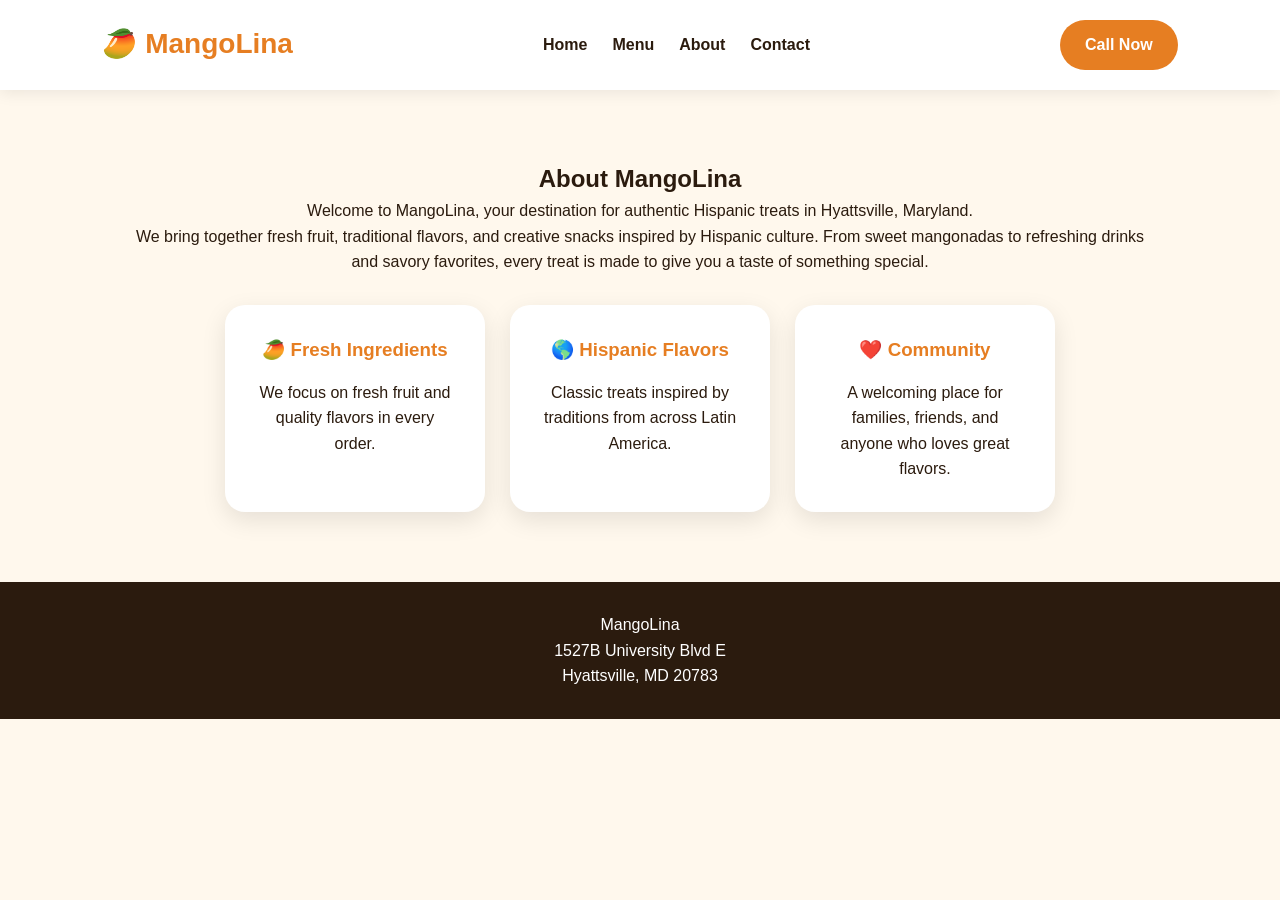
<file: About.html>
<!DOCTYPE html>
<html lang="en">

<head>
  <meta charset="UTF-8">
  <meta name="viewport" content="width=device-width, initial-scale=1.0">

  <title>About MangoLina</title>

  <link rel="stylesheet" href="assets/css/style.css">
</head>


<body>

<header>
  <nav class="navbar">

    <div class="logo">🥭 MangoLina</div>

    <div class="nav-links">
      <a href="index.html">Home</a>
      <a href="menu.html">Menu</a>
      <a href="about.html">About</a>
      <a href="contact.html">Contact</a>
    </div>

    <a class="call-btn" href="tel:+13017557655">
      Call Now
    </a>

  </nav>
</header>



<section>

<h1>About MangoLina</h1>

<p>
Welcome to MangoLina, your destination for authentic Hispanic treats in Hyattsville, Maryland.
</p>

<p>
We bring together fresh fruit, traditional flavors, and creative snacks inspired by Hispanic culture.
From sweet mangonadas to refreshing drinks and savory favorites, every treat is made to give you a taste of something special.
</p>


<div class="cards">

<div class="card">
<h3>🥭 Fresh Ingredients</h3>
<p>
We focus on fresh fruit and quality flavors in every order.
</p>
</div>


<div class="card">
<h3>🌎 Hispanic Flavors</h3>
<p>
Classic treats inspired by traditions from across Latin America.
</p>
</div>


<div class="card">
<h3>❤️ Community</h3>
<p>
A welcoming place for families, friends, and anyone who loves great flavors.
</p>
</div>


</div>

</section>



<footer>

<p>
MangoLina
<br>
1527B University Blvd E
<br>
Hyattsville, MD 20783
</p>

</footer>


</body>

</html>
</file>
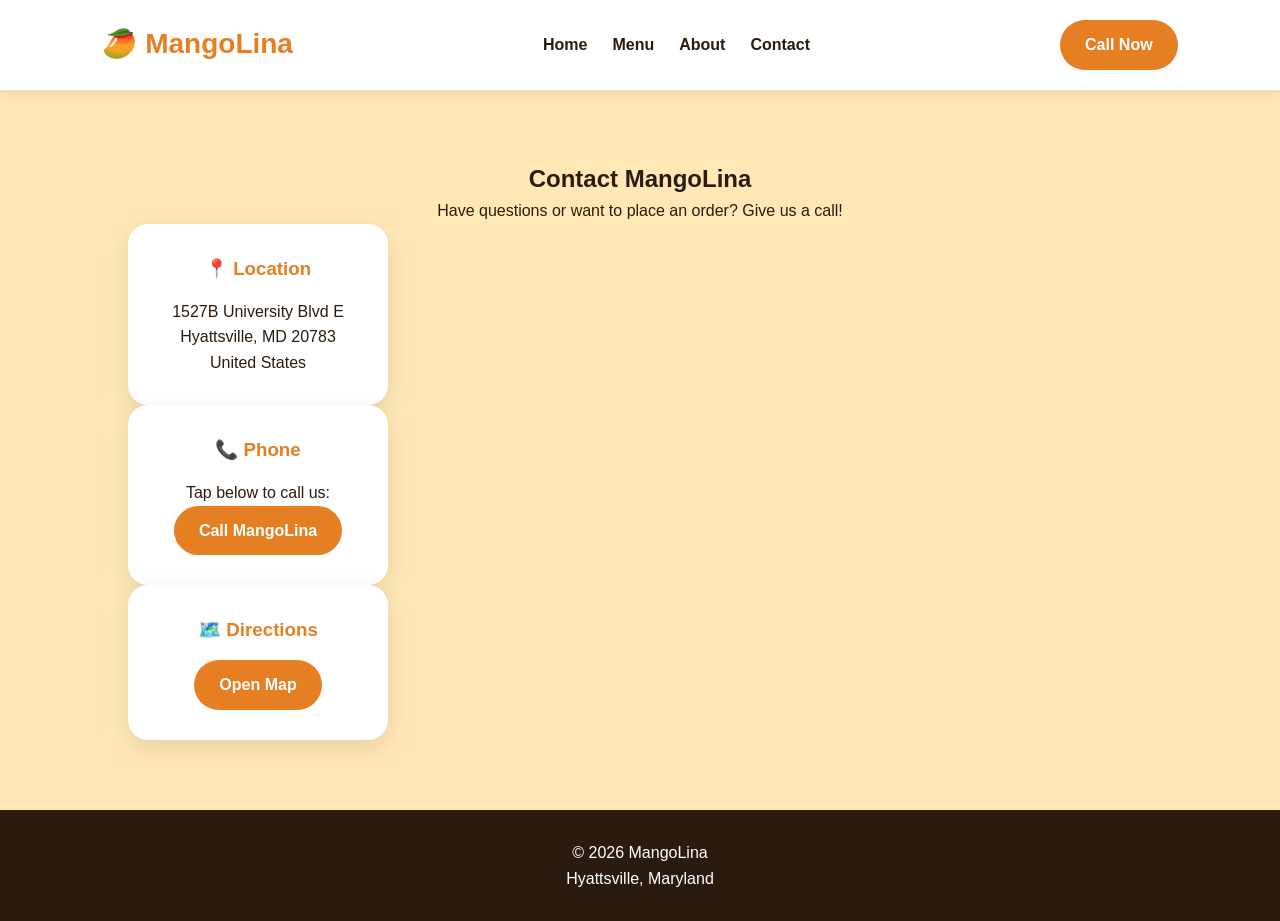
<file: contact.html>
<!DOCTYPE html>
<html lang="en">

<head>
  <meta charset="UTF-8">
  <meta name="viewport" content="width=device-width, initial-scale=1.0">

  <title>Contact MangoLina</title>

  <link rel="stylesheet" href="assets/css/style.css">
</head>


<body>

<header>
  <nav class="navbar">

    <div class="logo">🥭 MangoLina</div>

    <div class="nav-links">
      <a href="index.html">Home</a>
      <a href="menu.html">Menu</a>
      <a href="about.html">About</a>
      <a href="contact.html">Contact</a>
    </div>

    <a class="call-btn" href="tel:+13017557655">
      Call Now
    </a>

  </nav>
</header>



<section class="location">

<h1>Contact MangoLina</h1>

<p>
Have questions or want to place an order?
Give us a call!
</p>


<div class="card">

<h3>📍 Location</h3>

<p>
1527B University Blvd E<br>
Hyattsville, MD 20783<br>
United States
</p>

</div>


<div class="card">

<h3>📞 Phone</h3>

<p>
Tap below to call us:
</p>

<a class="main-btn" href="tel:+13017557655">
Call MangoLina
</a>

</div>


<div class="card">

<h3>🗺️ Directions</h3>

<a class="main-btn" 
href="https://www.google.com/maps/search/?api=1&query=MangoLina+1527B+University+Blvd+E+Hyattsville+MD">
Open Map
</a>

</div>


</section>



<footer>

<p>
© 2026 MangoLina
<br>
Hyattsville, Maryland
</p>

</footer>


</body>

</html>
</file>
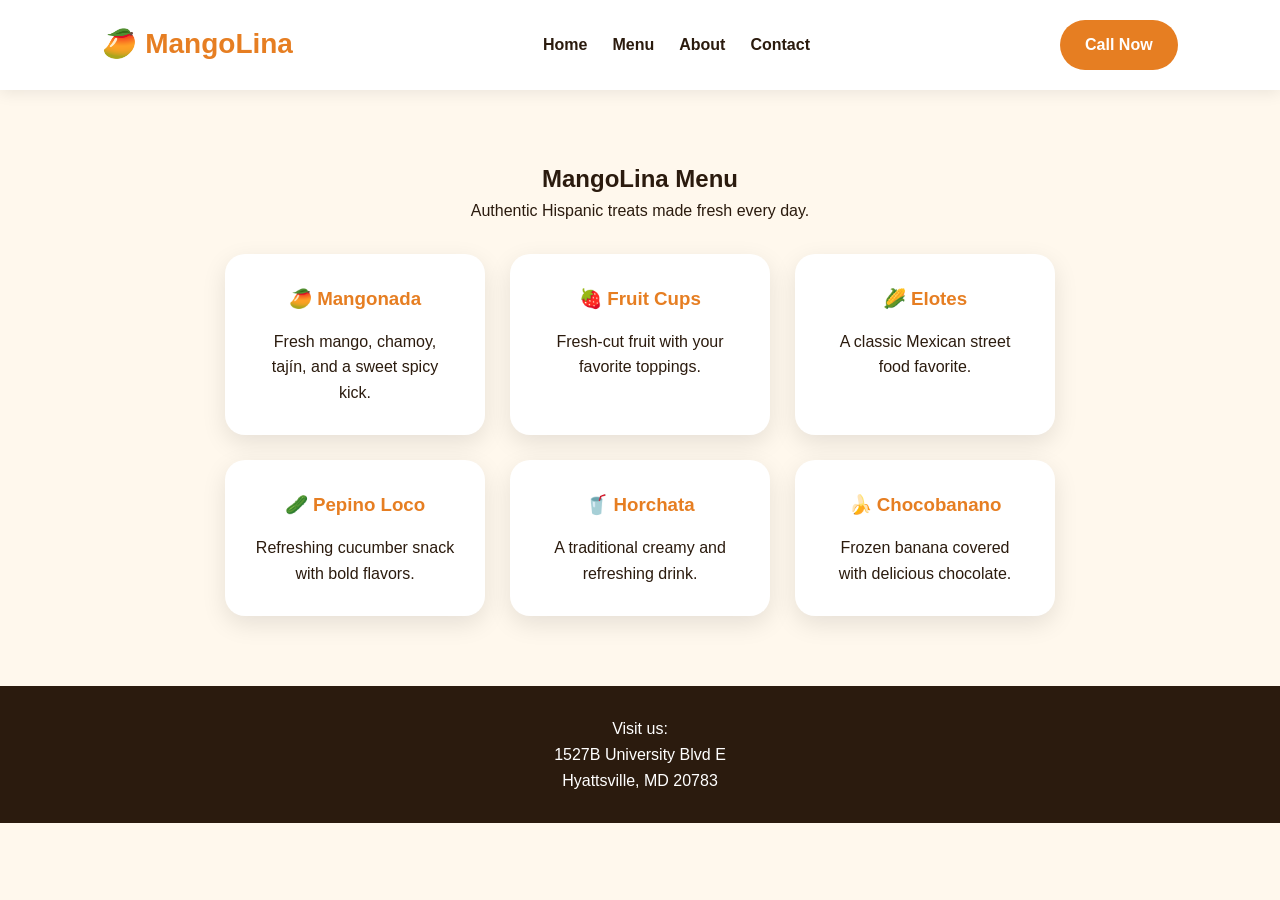
<file: Menu.html>
<!DOCTYPE html>
<html lang="en">
<head>
  <meta charset="UTF-8">
  <meta name="viewport" content="width=device-width, initial-scale=1.0">

  <title>MangoLina Menu | Hispanic Treats</title>

  <link rel="stylesheet" href="assets/css/style.css">
</head>

<body>

<header>
  <nav class="navbar">
    <div class="logo">🥭 MangoLina</div>

    <div class="nav-links">
      <a href="index.html">Home</a>
      <a href="menu.html">Menu</a>
      <a href="about.html">About</a>
      <a href="contact.html">Contact</a>
    </div>

    <a class="call-btn" href="tel:+13017557655">
      Call Now
    </a>
  </nav>
</header>


<section>

<h1>MangoLina Menu</h1>

<p>
Authentic Hispanic treats made fresh every day.
</p>


<div class="cards">


<div class="card">
<h3>🥭 Mangonada</h3>
<p>
Fresh mango, chamoy, tajín, and a sweet spicy kick.
</p>
</div>


<div class="card">
<h3>🍓 Fruit Cups</h3>
<p>
Fresh-cut fruit with your favorite toppings.
</p>
</div>


<div class="card">
<h3>🌽 Elotes</h3>
<p>
A classic Mexican street food favorite.
</p>
</div>


<div class="card">
<h3>🥒 Pepino Loco</h3>
<p>
Refreshing cucumber snack with bold flavors.
</p>
</div>


<div class="card">
<h3>🥤 Horchata</h3>
<p>
A traditional creamy and refreshing drink.
</p>
</div>


<div class="card">
<h3>🍌 Chocobanano</h3>
<p>
Frozen banana covered with delicious chocolate.
</p>
</div>


</div>

</section>


<footer>

<p>
Visit us:
<br>
1527B University Blvd E
<br>
Hyattsville, MD 20783
</p>

</footer>


</body>
</html>
</file>
<file: assets/css/style.css>
* {
  margin: 0;
  padding: 0;
  box-sizing: border-box;
  font-family: Arial, Helvetica, sans-serif;
}

body {
  background: #fff8ed;
  color: #2b1b0e;
  line-height: 1.6;
}

a {
  text-decoration: none;
  color: inherit;
}

/* Navigation */

.navbar {
  display: flex;
  justify-content: space-between;
  align-items: center;
  padding: 20px 8%;
  background: white;
  position: sticky;
  top: 0;
  z-index: 1000;
  box-shadow: 0 3px 15px rgba(0,0,0,0.08);
}

.logo {
  font-size: 28px;
  font-weight: bold;
  color: #e67e22;
}

.nav-links {
  display: flex;
  gap: 25px;
}

.nav-links a {
  font-weight: bold;
}

.call-btn,
.main-btn {
  background: #e67e22;
  color: white;
  padding: 12px 25px;
  border-radius: 30px;
  font-weight: bold;
  display: inline-block;
}


/* Hero */

.hero {
  min-height: 85vh;
  display: flex;
  align-items: center;
  justify-content: center;
  text-align: center;
  padding: 40px 10%;
  background:
  linear-gradient(
    rgba(0,0,0,.45),
    rgba(0,0,0,.45)
  ),
  url("https://images.unsplash.com/photo-1515003197210-e0cd71810b5f")
  center/cover;
  color: white;
}

.hero-content {
  max-width: 700px;
}

.hero h1 {
  font-size: 55px;
  margin-bottom: 20px;
}

.hero p {
  font-size: 22px;
  margin-bottom: 30px;
}


/* Sections */

section {
  padding: 70px 10%;
  text-align: center;
}

section h2 {
  font-size: 38px;
  margin-bottom: 25px;
}


/* Cards */

.cards {
  display: flex;
  justify-content: center;
  gap: 25px;
  flex-wrap: wrap;
  margin-top: 30px;
}

.card {
  background: white;
  padding: 30px;
  border-radius: 20px;
  width: 260px;
  box-shadow: 0 8px 25px rgba(0,0,0,.1);
}

.card h3 {
  color: #e67e22;
  margin-bottom: 15px;
}


/* Location */

.location {
  background: #ffe8b6;
}


/* Footer */

footer {
  background: #2b1b0e;
  color: white;
  text-align: center;
  padding: 30px;
}


/* Mobile */

@media(max-width:768px){

.navbar {
  flex-direction: column;
  gap: 15px;
}

.nav-links {
  flex-direction: column;
  text-align: center;
}

.hero h1 {
  font-size: 38px;
}

.hero p {
  font-size: 18px;
}

}
</file>
